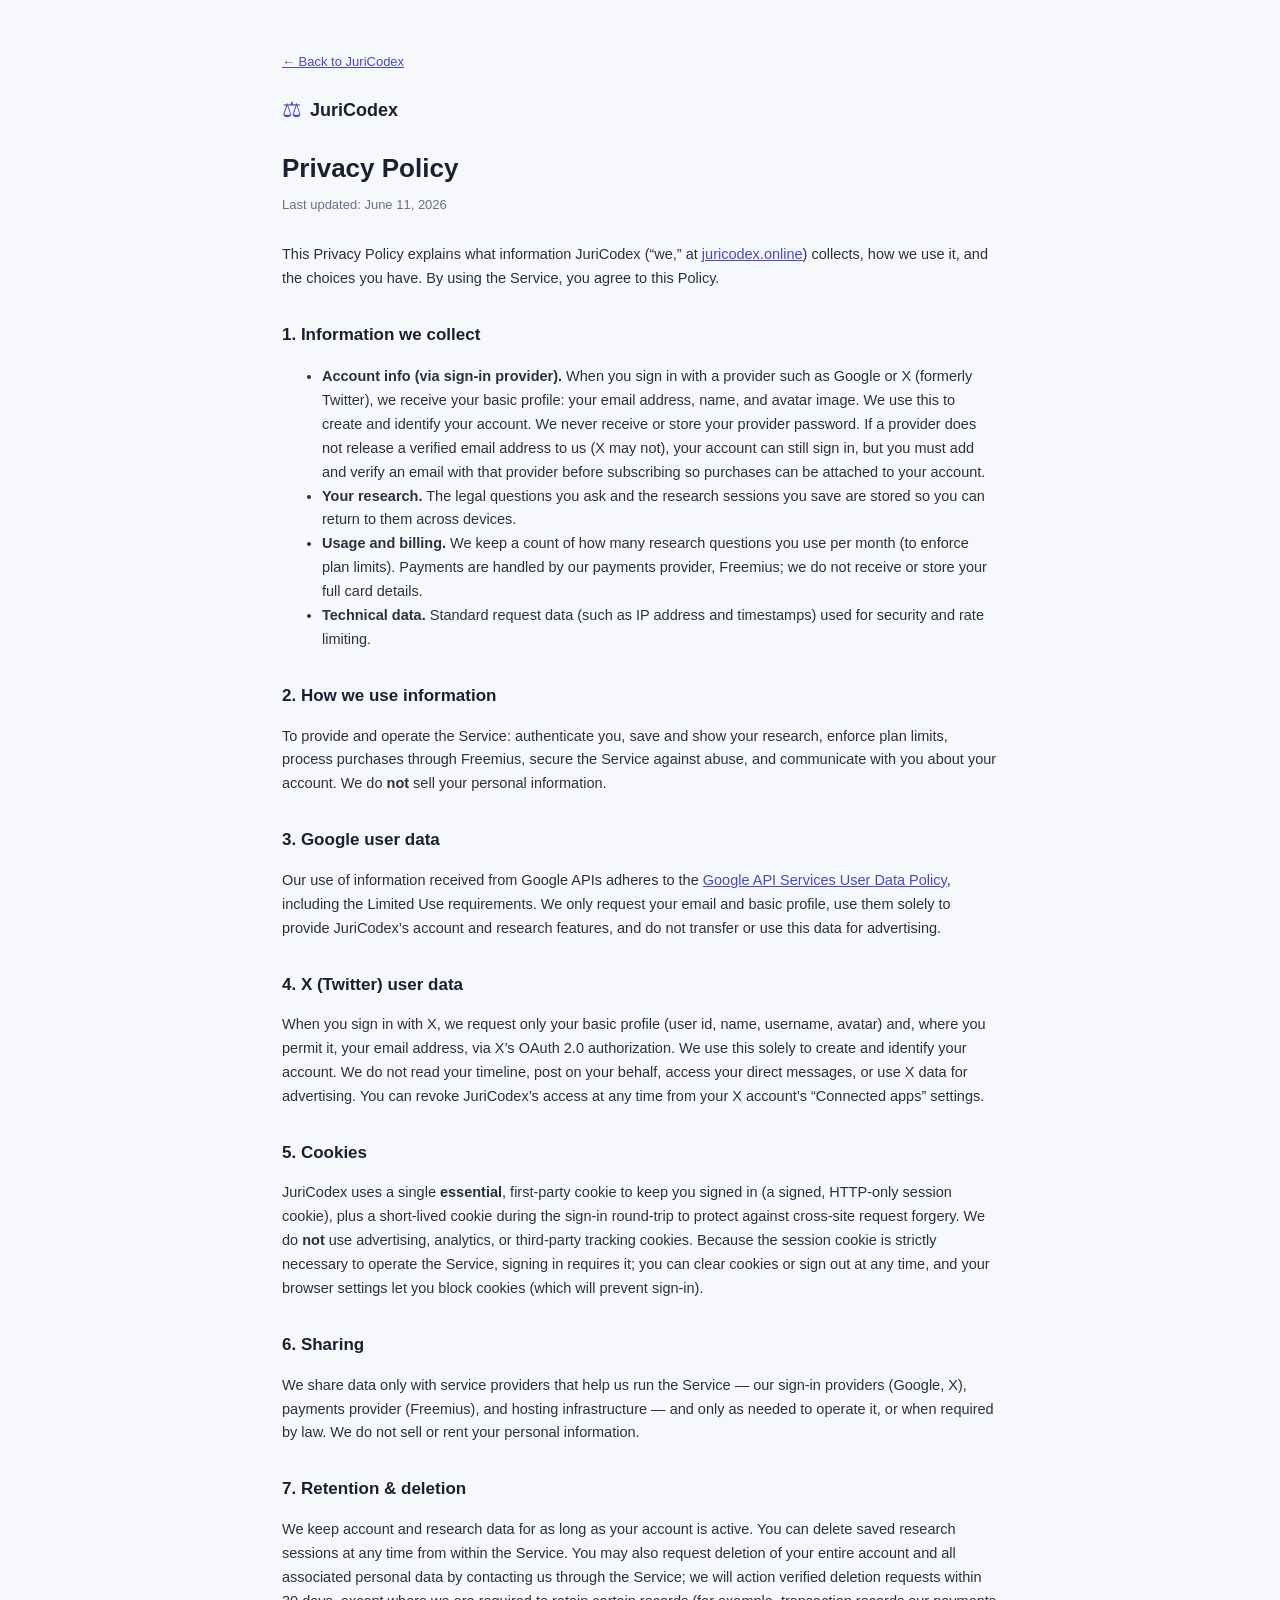
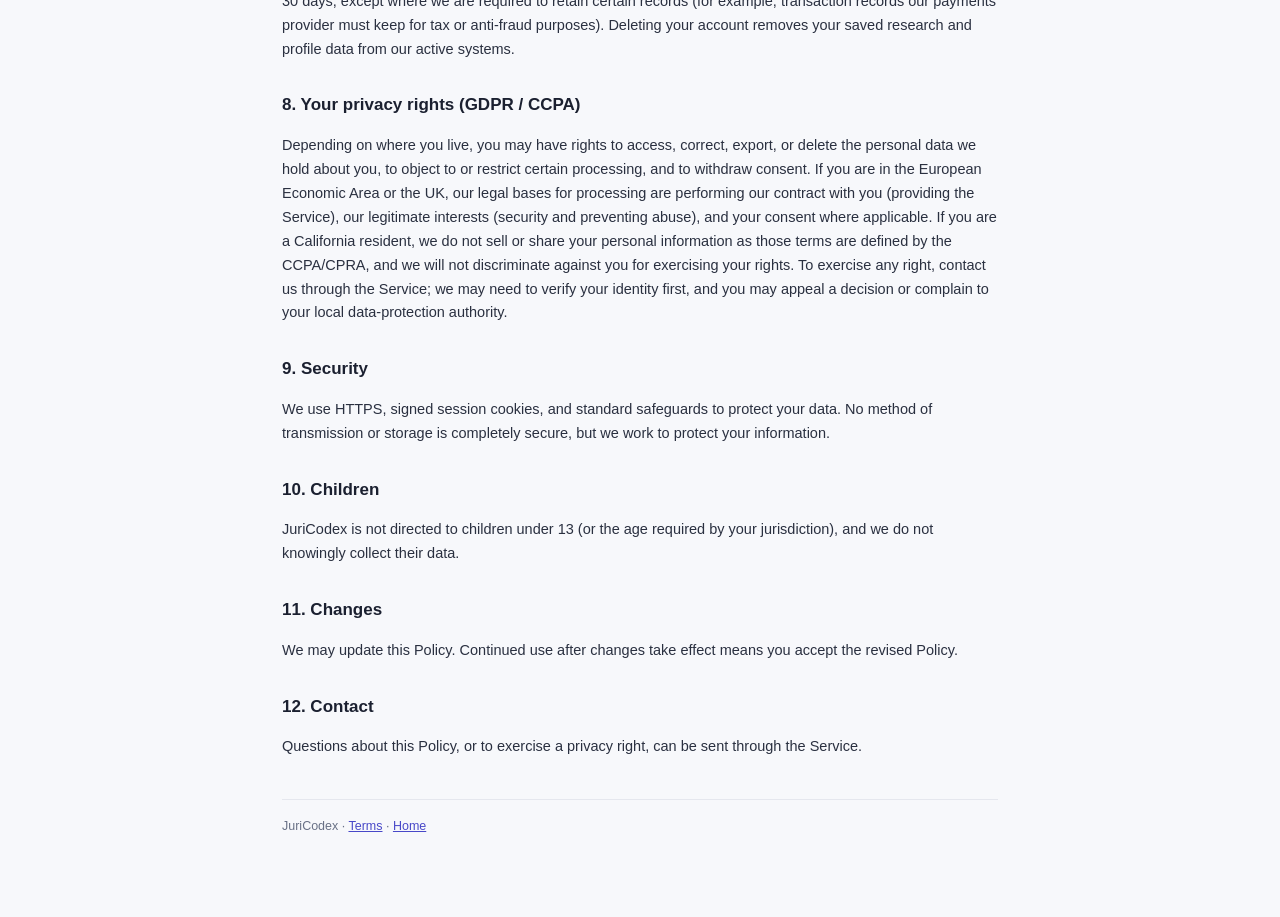
<file: web/privacy.html>
<!DOCTYPE html>
<html lang="en">
<head>
  <meta charset="UTF-8" />
  <meta name="viewport" content="width=device-width, initial-scale=1.0" />
  <title>Privacy Policy — JuriCodex</title>
  <meta name="description" content="JuriCodex Privacy Policy: what we collect, how we use it, and your choices." />
  <style>
    :root {
      --bg: #f7f8fb; --panel: #ffffff; --ink: #1b2030; --muted: #687085;
      --accent: #5b5bd6; --accent-2: #4848c8; --line: #e5e7ee;
    }
    * { box-sizing: border-box; }
    body {
      margin: 0; background: var(--bg); color: var(--ink);
      font-family: -apple-system, BlinkMacSystemFont, "Segoe UI", Roboto, Helvetica, Arial, sans-serif;
      line-height: 1.65; -webkit-font-smoothing: antialiased;
    }
    .wrap { max-width: 760px; margin: 0 auto; padding: 48px 22px 80px; }
    .brand { display: flex; align-items: center; gap: 8px; margin-bottom: 8px; }
    .brand .logo { font-size: 22px; color: var(--accent-2); }
    .brand .name { font-size: 18px; font-weight: 700; }
    h1 { font-size: 26px; margin: 18px 0 4px; }
    .updated { color: var(--muted); font-size: 13px; margin-bottom: 28px; }
    h2 { font-size: 17px; margin: 30px 0 8px; }
    p, li { font-size: 14.5px; color: #2a3040; }
    a { color: var(--accent-2); }
    .back { display: inline-block; margin-bottom: 20px; font-size: 13px; }
    footer { margin-top: 40px; color: var(--muted); font-size: 12.5px; border-top: 1px solid var(--line); padding-top: 16px; }
  </style>
</head>
<body>
  <div class="wrap">
    <a class="back" href="/">← Back to JuriCodex</a>
    <div class="brand"><span class="logo">⚖</span><span class="name">JuriCodex</span></div>
    <h1>Privacy Policy</h1>
    <div class="updated">Last updated: June 11, 2026</div>

    <p>
      This Privacy Policy explains what information JuriCodex (“we,” at
      <a href="https://juricodex.online">juricodex.online</a>) collects, how we use it, and the
      choices you have. By using the Service, you agree to this Policy.
    </p>

    <h2>1. Information we collect</h2>
    <ul>
      <li>
        <strong>Account info (via sign-in provider).</strong> When you sign in with a provider such
        as Google or X (formerly Twitter), we receive your basic profile: your email address, name, and
        avatar image. We use this to create and identify your account. We never receive or store your
        provider password. If a provider does not release a verified email address to us (X may not),
        your account can still sign in, but you must add and verify an email with that provider before
        subscribing so purchases can be attached to your account.
      </li>
      <li>
        <strong>Your research.</strong> The legal questions you ask and the research sessions you save
        are stored so you can return to them across devices.
      </li>
      <li>
        <strong>Usage and billing.</strong> We keep a count of how many research questions you use per
        month (to enforce plan limits). Payments are handled by our payments provider, Freemius; we do
        not receive or store your full card details.
      </li>
      <li>
        <strong>Technical data.</strong> Standard request data (such as IP address and timestamps) used
        for security and rate limiting.
      </li>
    </ul>

    <h2>2. How we use information</h2>
    <p>
      To provide and operate the Service: authenticate you, save and show your research, enforce plan
      limits, process purchases through Freemius, secure the Service against abuse, and communicate with
      you about your account. We do <strong>not</strong> sell your personal information.
    </p>

    <h2>3. Google user data</h2>
    <p>
      Our use of information received from Google APIs adheres to the
      <a href="https://developers.google.com/terms/api-services-user-data-policy" target="_blank" rel="noopener">Google API Services User Data Policy</a>,
      including the Limited Use requirements. We only request your email and basic profile, use them
      solely to provide JuriCodex’s account and research features, and do not transfer or use this data
      for advertising.
    </p>

    <h2>4. X (Twitter) user data</h2>
    <p>
      When you sign in with X, we request only your basic profile (user id, name, username, avatar) and,
      where you permit it, your email address, via X’s OAuth 2.0 authorization. We use this solely to
      create and identify your account. We do not read your timeline, post on your behalf, access your
      direct messages, or use X data for advertising. You can revoke JuriCodex’s access at any time from
      your X account’s “Connected apps” settings.
    </p>

    <h2>5. Cookies</h2>
    <p>
      JuriCodex uses a single <strong>essential</strong>, first-party cookie to keep you signed in (a
      signed, HTTP-only session cookie), plus a short-lived cookie during the sign-in round-trip to
      protect against cross-site request forgery. We do <strong>not</strong> use advertising,
      analytics, or third-party tracking cookies. Because the session cookie is strictly necessary to
      operate the Service, signing in requires it; you can clear cookies or sign out at any time, and
      your browser settings let you block cookies (which will prevent sign-in).
    </p>

    <h2>6. Sharing</h2>
    <p>
      We share data only with service providers that help us run the Service — our sign-in providers
      (Google, X), payments provider (Freemius), and hosting infrastructure — and only as needed to
      operate it, or when required by law. We do not sell or rent your personal information.
    </p>

    <h2>7. Retention &amp; deletion</h2>
    <p>
      We keep account and research data for as long as your account is active. You can delete saved
      research sessions at any time from within the Service. You may also request deletion of your
      entire account and all associated personal data by contacting us through the Service; we will
      action verified deletion requests within 30 days, except where we are required to retain certain
      records (for example, transaction records our payments provider must keep for tax or
      anti-fraud purposes). Deleting your account removes your saved research and profile data from our
      active systems.
    </p>

    <h2>8. Your privacy rights (GDPR / CCPA)</h2>
    <p>
      Depending on where you live, you may have rights to access, correct, export, or delete the
      personal data we hold about you, to object to or restrict certain processing, and to withdraw
      consent. If you are in the European Economic Area or the UK, our legal bases for processing are
      performing our contract with you (providing the Service), our legitimate interests (security and
      preventing abuse), and your consent where applicable. If you are a California resident, we do not
      sell or share your personal information as those terms are defined by the CCPA/CPRA, and we will
      not discriminate against you for exercising your rights. To exercise any right, contact us through
      the Service; we may need to verify your identity first, and you may appeal a decision or complain
      to your local data-protection authority.
    </p>

    <h2>9. Security</h2>
    <p>
      We use HTTPS, signed session cookies, and standard safeguards to protect your data. No method of
      transmission or storage is completely secure, but we work to protect your information.
    </p>

    <h2>10. Children</h2>
    <p>
      JuriCodex is not directed to children under 13 (or the age required by your jurisdiction), and we
      do not knowingly collect their data.
    </p>

    <h2>11. Changes</h2>
    <p>
      We may update this Policy. Continued use after changes take effect means you accept the revised
      Policy.
    </p>

    <h2>12. Contact</h2>
    <p>
      Questions about this Policy, or to exercise a privacy right, can be sent through the Service.
    </p>

    <footer>
      JuriCodex · <a href="/terms.html">Terms</a> · <a href="/">Home</a>
    </footer>
  </div>
</body>
</html>
</file>
